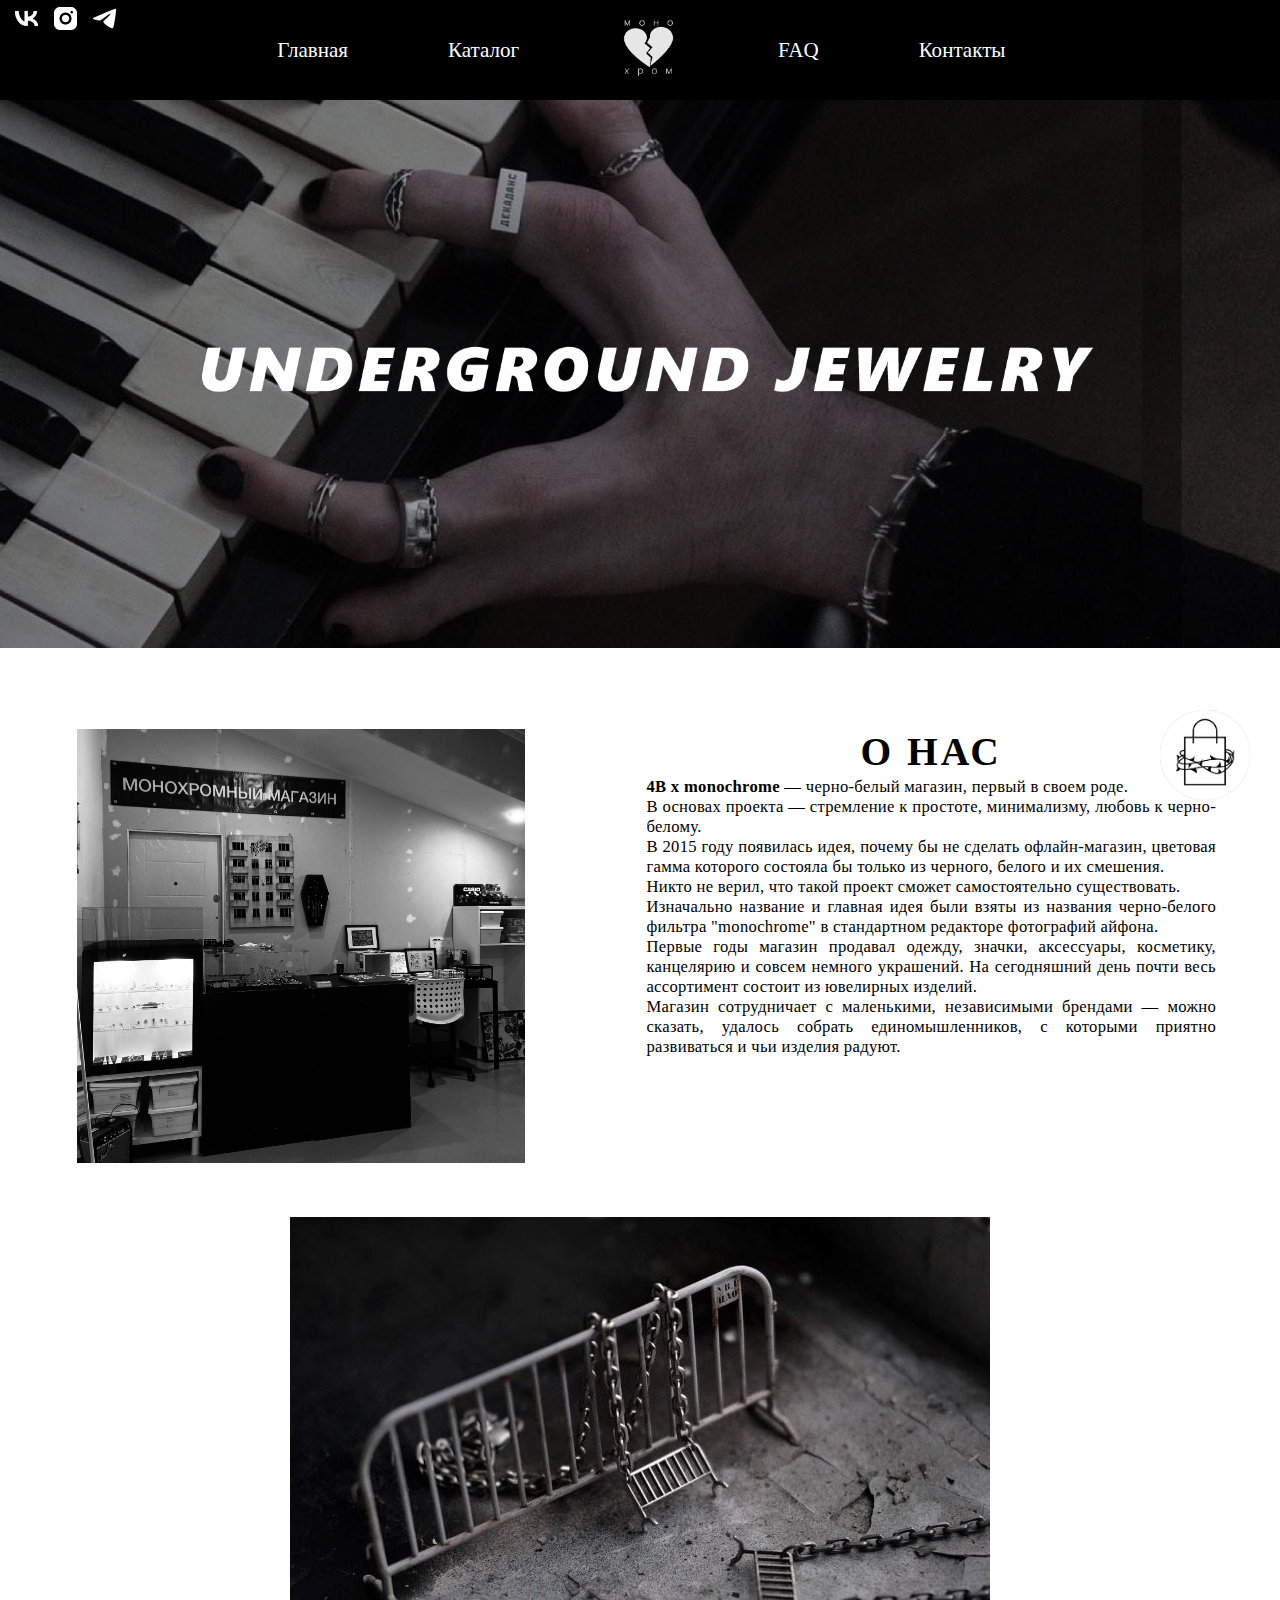
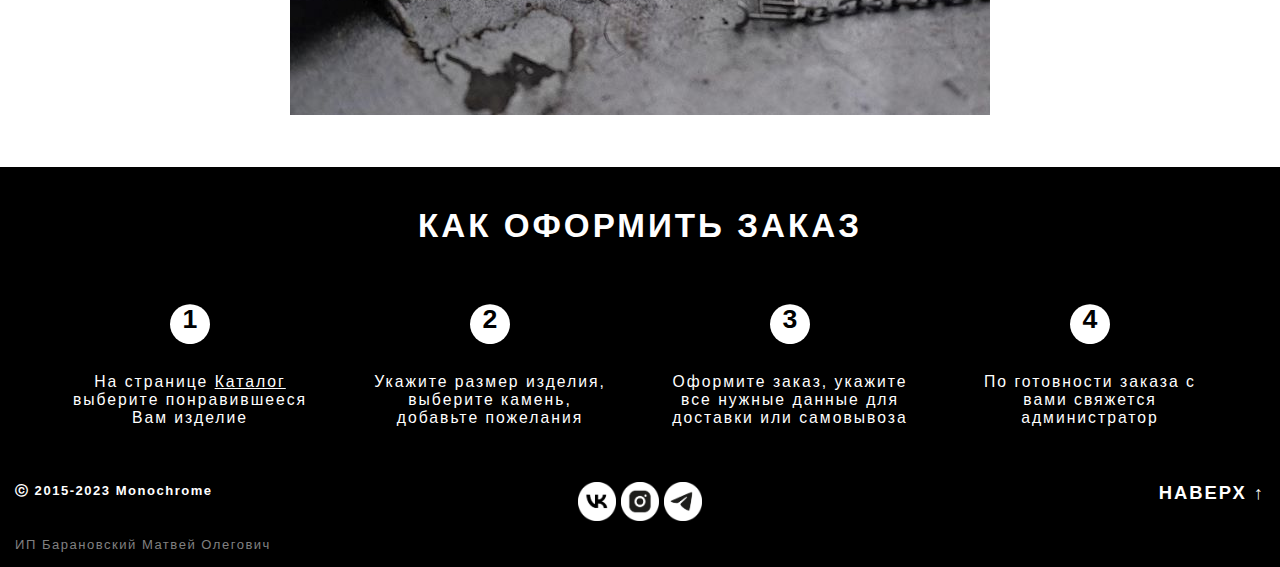
<file: index.html>
<!DOCTYPE html>
<html lang="ru">
<head>
    <meta http-equiv="Content-Type" content="text/html; charset=UTF-8">
    <meta name="yandex-verification" content="ac42ea40812a8a09" />
    <link rel="stylesheet" href="style_main.css">
    <title>Monochrome</title>
</head>

<body>
    <div class="header">
        <div class="social">
            <a href="https://vk.com/4b_monochrome"><img src="icons/soc/vk_2.png" class="icons"></a>
            <a href="https://www.instagram.com/4b_monochrome/"><img src="icons/soc/inst_2.png" class="icons"></a>
            <a href="https://t.me/true_monochrome"><img src="icons/soc/tg_2.png" class="icons"></a>
        </div>
        <div class="menu">
            <ul>
                <li><a href="index.html">Главная</a></li> 
                <li><a href="catalog.html">Каталог</a></li>
                <li><img src="./icons/logo.png" class="logo"></li>
                <li><a href="faq.html">FAQ</a></li>
                <li><a href="contacts.html">Контакты</a></li>
              </ul>
        </div>
        <div class="empty"></div>
    </div>

    <img src="photo/underground_jewelry.png" class="main_img">
    <div class="about_us">
        <div class="shop">
            <img src="photo/shop_monochrome.jpg" class="shop_img">
        </div>
        <div class="about_us_block">
            <div class="header1">О НАС</div>
            <div class="about_us_text"><p><span class="bold_text">4B x monochrome</span> — черно-белый магазин, первый в своем роде.</p>
                <p>В основах проекта — стремление к простоте, минимализму, любовь к черно-белому.</p>
                <p>В 2015 году появилась идея, почему бы не сделать офлайн-магазин, цветовая гамма которого состояла бы только из черного, белого и их смешения.</p>
                <p>Никто не верил, что такой проект сможет самостоятельно существовать.</p>
                <p>Изначально название и главная идея были взяты из названия черно-белого фильтра "monochrome" в стандартном редакторе фотографий айфона.</p>
                <p>Первые годы магазин продавал одежду, значки, аксессуары, косметику, канцелярию и совсем немного украшений. На сегодняшний день почти весь ассортимент состоит из ювелирных изделий.</p>
                <p> Магазин сотрудничает с маленькими, независимыми брендами — можно сказать, удалось собрать единомышленников, с которыми приятно развиваться и чьи изделия радуют.</p>
            </div>
        </div>
    </div>
<div class="carousel">
            <ul class="slides">
                <li class="slide opening"><img src="photo/carousel/1.jpg"></li>
                <li class="slide"><img src="photo/carousel/2.jpg"></li>
                <li class="slide"><img src="photo/carousel/3.jpg"></li>
                <li class="slide"><img src="photo/carousel/4.jpg"></li>
                <li class="slide"><img src="photo/carousel/5.jpg"></li>
                <li class="slide"><img src="photo/carousel/6.jpg"></li>
                <li class="slide"><img src="photo/carousel/7.jpg"></li>
            </ul>
    </div>
    <div class="order">
        <div class="h_order"><h2>КАК ОФОРМИТЬ ЗАКАЗ</h2></div>
        <div class="steps">
            <div class="circle1"><p>1</p></div>
            <div class="circle2"><p>2</p></div>
            <div class="circle3"><p>3</p></div>
            <div class="circle4"><p>4</p></div>
        </div>
        <div class="steps_text"> 
            <p>На странице <a href="catalog.html">Каталог</a> выберите понравившееся Вам изделие</p>
            <p>Укажите размер изделия, выберите камень, добавьте пожелания</p>
            <p>Оформите заказ, укажите все нужные данные для доставки или самовывоза</p>
            <p>По готовности заказа с вами свяжется администратор</p>
        </div>
    </div>

    <div id="popup" class="popup_bag">
        <div class="bag">
            <div class="bag_header">
                <p>КОРЗИНА</p>
                <a href="#close" class="close">&times;</a>
            </div>
            <div class="bag_body">
                <img src="icons/bag_2.png" class="white_bag">
                <p>корзина пуста</p>
                <p>:(</p>
            </div>
        </div>
        <a href="#close" class="overlay"></a>
    </div>
    <a href="#popup"><img src="icons/bag_3.png" class="bag_button"></a>

    <div class="footer">
        <div class="left_block">
            <p class="bold">ⓒ 2015-2023 Monochrome</p>
            <p class="gray">ИП Барановский Матвей Олегович</p>
        </div>
        <div class="center_block">
            <a href="https://vk.com/4b_monochrome"><img src="icons/soc/vk_1.png" class="icons_circle"></a>
            <a href="https://www.instagram.com/4b_monochrome/"><img src="icons/soc/inst_1.png" class="icons_circle"></a>
            <a href="https://t.me/true_monochrome"><img src="icons/soc/tg_1.png" class="icons_circle"></a>
        </div>
        <div class="right_block">
            <div><a href="#">НАВЕРХ ↑</a></div>
        </div> 
    </div>
    <script src="main.js"></script>
</body>
</html>
</file>
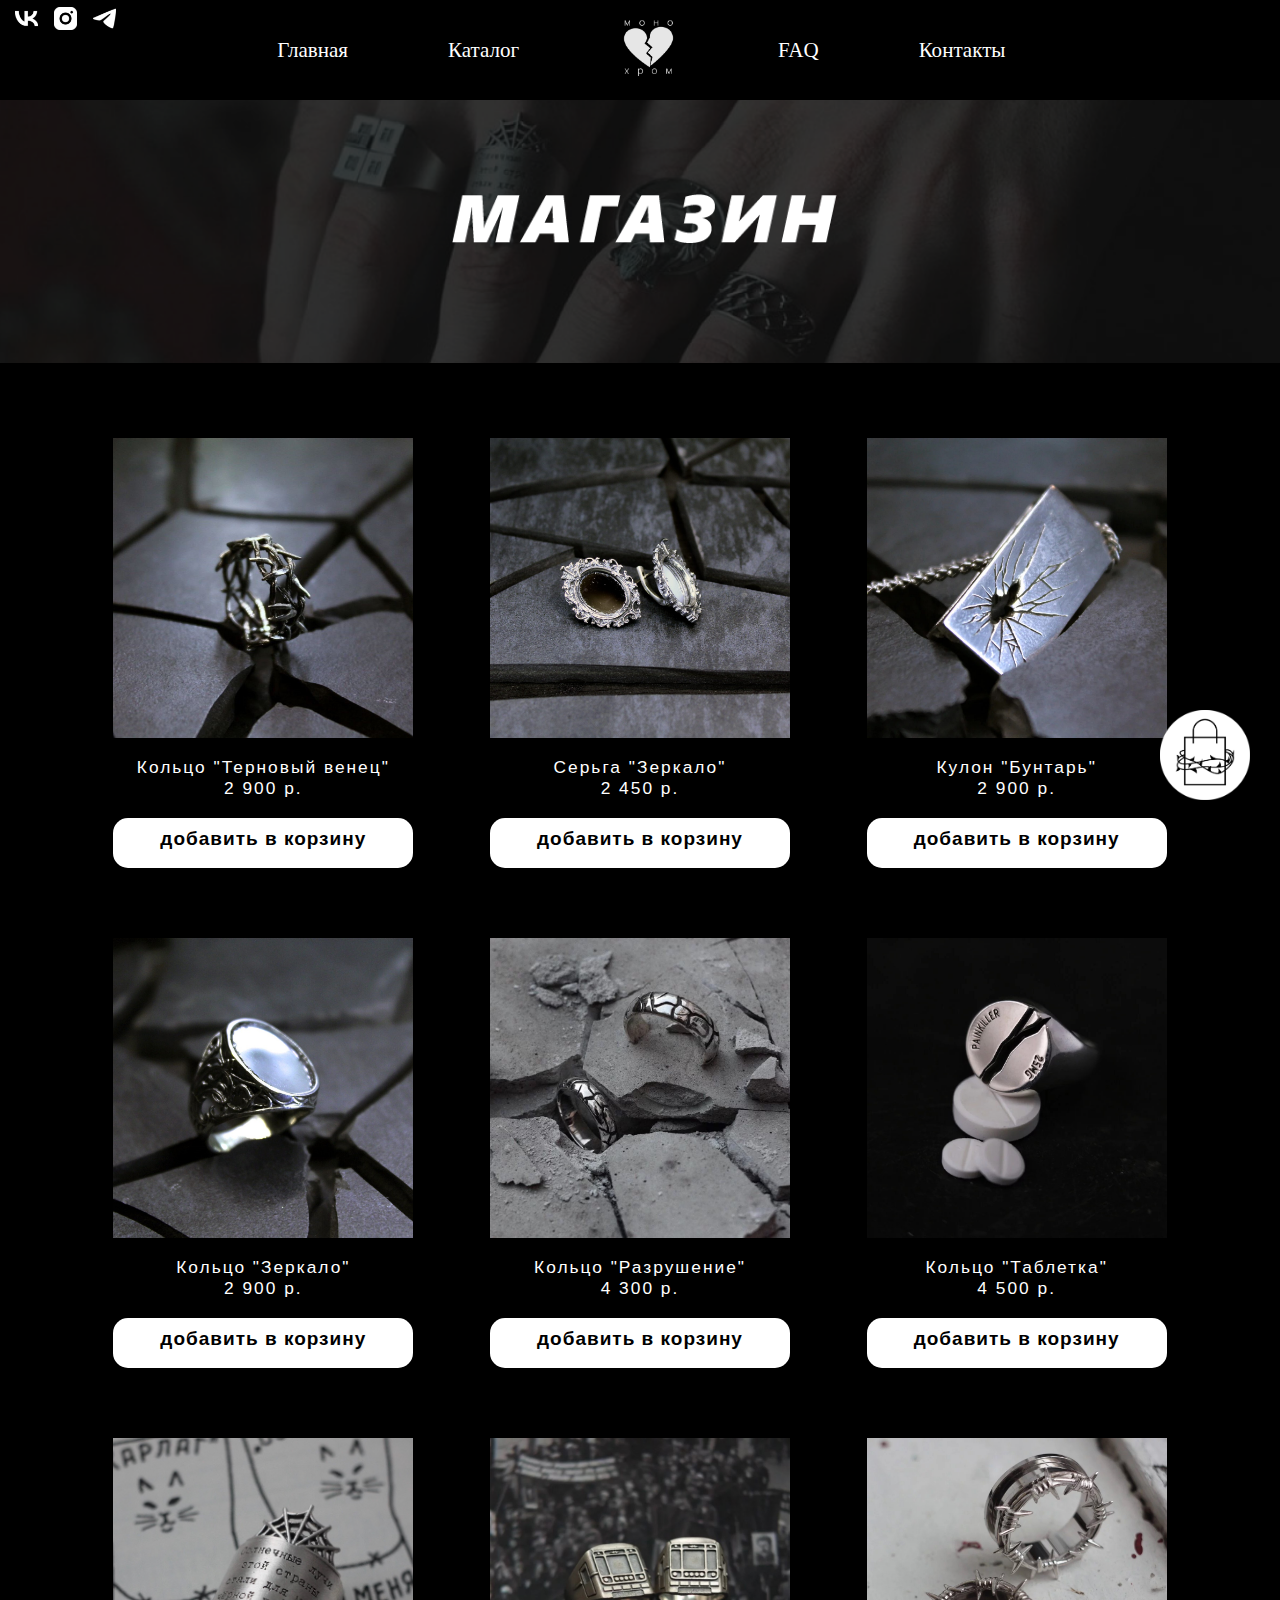
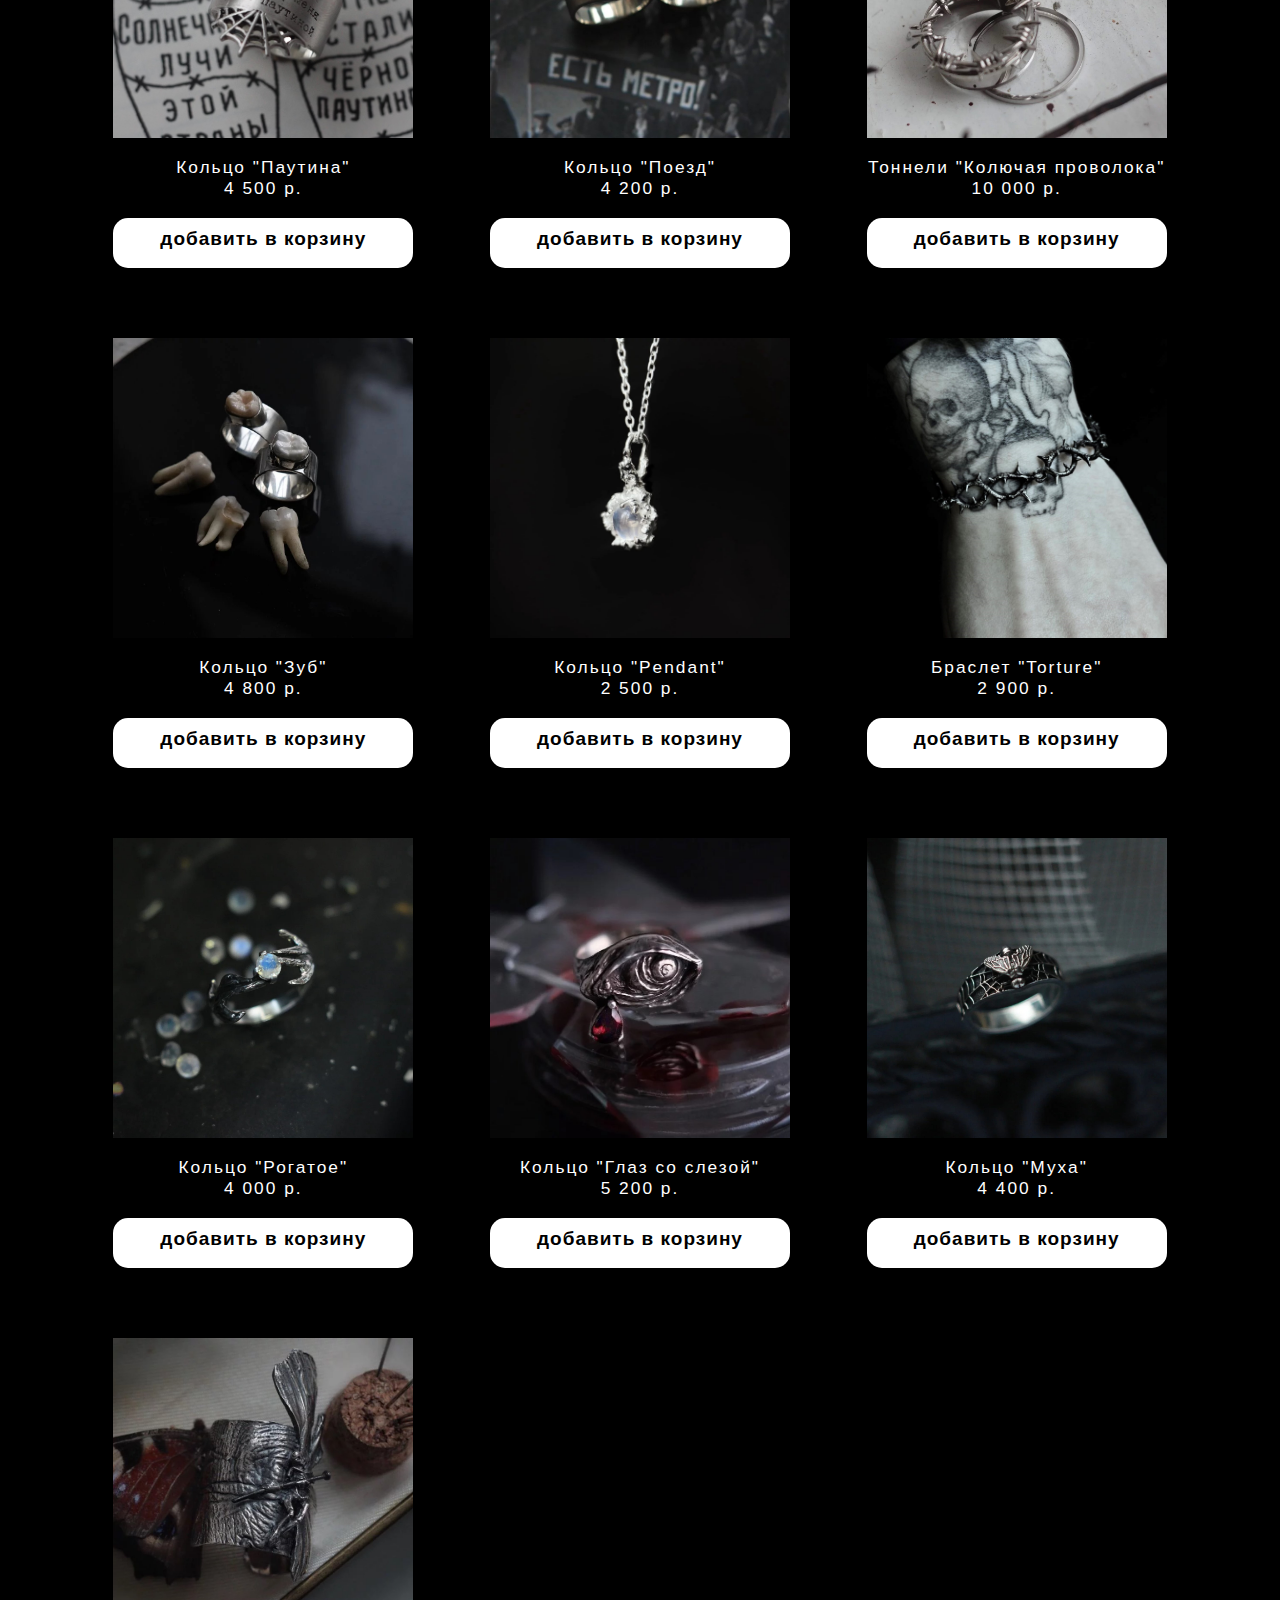
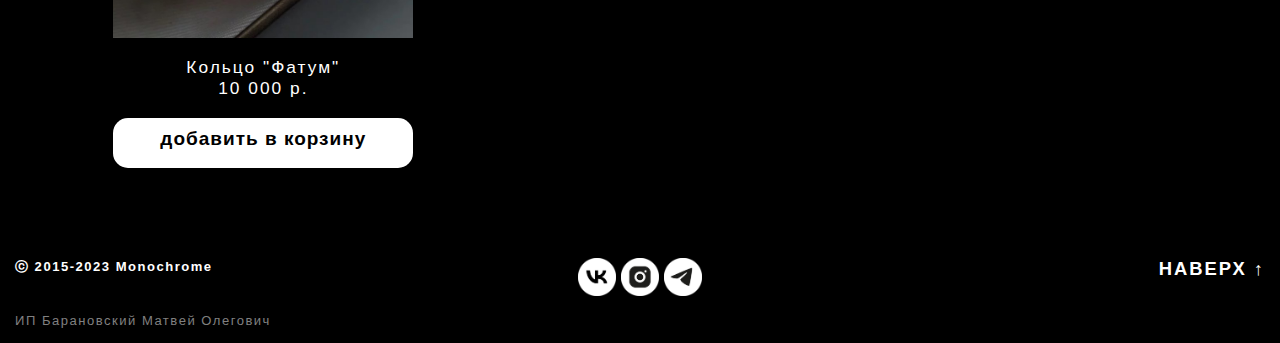
<file: catalog.html>
<!DOCTYPE html>
<html lang="ru">
<head>
    <meta http-equiv="Content-Type" content="text/html; charset=UTF-8">
    <link rel="stylesheet" href="style_catalog.css">
    <title>Каталог</title>
</head>

<body>
    <div class="header">
        <div class="social">
            <a href="https://vk.com/4b_monochrome"><img src="icons/soc/vk_2.png" class="icons"></a>
            <a href="https://www.instagram.com/4b_monochrome/"><img src="icons/soc/inst_2.png" class="icons"></a>
            <a href="https://t.me/true_monochrome"><img src="icons/soc/tg_2.png" class="icons"></a>
        </div>
        <div class="menu">
            <ul>
                <li><a href="index.html">Главная</a></li> 
                <li><a href="catalog.html">Каталог</a></li>
                <li><img src="./icons/logo.png" class="logo"></li>
                <li><a href="faq.html">FAQ</a></li>
                <li><a href="contacts.html">Контакты</a></li>
              </ul>
        </div>
        <div class="empty"></div>
    </div>

    <img src="photo/shop.png" class="shop_img">

    <div class="mainContainer">
        <div class="itemCell">
            <img src="photo/stuff/1.jpg" class="item_img">
            <div class="info">
                <p>Кольцо "Терновый венец"</p>
                <p>2 900 р.</p>
            </div>
            <div class="button">добавить в корзину</div>
        </div>
        <div class="itemCell">
            <img src="photo/stuff/2.jpg" class="item_img">
            <div class="info">
                <p>Серьга "Зеркало"</p>
                <p>2 450 р.</p>
            </div>
            <div class="button">добавить в корзину</div>
        </div>
        <div class="itemCell">
            <img src="photo/stuff/3.jpg" class="item_img">
            <div class="info">
                <p>Кулон "Бунтарь"</p>
                <p>2 900 р.</p></div>
                <div class="button">добавить в корзину</div>
        </div>
        <div class="itemCell">
            <img src="photo/stuff/4.jpg" class="item_img">
            <div class="info">
                <p>Кольцо "Зеркало"</p>
                <p>2 900 р.</p></div>
                <div class="button">добавить в корзину</div>
        </div>
        <div class="itemCell">
            <img src="photo/stuff/5.jpg" class="item_img">
            <div class="info">
                <p>Кольцо "Разрушение"</p>
                <p>4 300 р.</p></div>
                <div class="button">добавить в корзину</div>
        </div>
        <div class="itemCell">
            <img src="photo/stuff/6.jpg" class="item_img">
            <div class="info">
                <p>Кольцо "Таблетка"</p>
                <p>4 500 р.</p></div>
                <div class="button">добавить в корзину</div>
        </div>
        <div class="itemCell">
            <img src="photo/stuff/7.jpg" class="item_img">
            <div class="info">
                <p>Кольцо "Паутина"</p>
                <p>4 500 р.</p></div>
                <div class="button">добавить в корзину</div>
        </div>
        <div class="itemCell">
            <img src="photo/stuff/8.jpg" class="item_img">
            <div class="info">
                <p>Кольцо "Поезд"</p>
                <p>4 200 р.</p></div>
                <div class="button">добавить в корзину</div>
        </div>
        <div class="itemCell">
            <img src="photo/stuff/9.jpg" class="item_img">
            <div class="info">
                <p>Тоннели "Колючая проволока"</p>
                <p>10 000 р.</p></div>
                <div class="button">добавить в корзину</div>
        </div>
        <div class="itemCell">
            <img src="photo/stuff/10.jpg" class="item_img">
            <div class="info">
                <p>Кольцо "Зуб"</p>
                <p>4 800 р.</p></div>
                <div class="button">добавить в корзину</div>
        </div>
        <div class="itemCell">
            <img src="photo/stuff/11.jpg" class="item_img">
            <div class="info">
                <p>Кольцо "Pendant"</p>
                <p>2 500 р.</p></div>
                <div class="button">добавить в корзину</div>
        </div>
        <div class="itemCell">
            <img src="photo/stuff/12.jpg" class="item_img">
            <div class="info">
                <p>Браслет "Torture"</p>
                <p>2 900 р.</p></div>
                <div class="button">добавить в корзину</div>
        </div>
        <div class="itemCell">
            <img src="photo/stuff/13.jpg" class="item_img">
            <div class="info">
                <p>Кольцо "Рогатое"</p>
                <p>4 000 р.</p></div>
                <div class="button">добавить в корзину</div>
        </div>
        <div class="itemCell">
            <img src="photo/stuff/14.jpg" class="item_img">
            <div class="info">
                <p>Кольцо "Глаз со слезой"</p>
                <p>5 200 р.</p></div>
                <div class="button">добавить в корзину</div>
        </div>
        <div class="itemCell">
            <img src="photo/stuff/15.jpg" class="item_img">
            <div class="info">
                <p>Кольцо "Муха"</p>
                <p>4 400 р.</p></div>
                <div class="button">добавить в корзину</div>
        </div>
        <div class="itemCell">
            <img src="photo/stuff/16.jpg" class="item_img">
            <div class="info">
                <p>Кольцо "Фатум"</p>
                <p>10 000 р.</p></div>
                <div class="button">добавить в корзину</div>
        </div>
    </div>

    <div id="popup" class="popup_bag">
        <div class="bag">
            <div class="bag_header">
                <p>КОРЗИНА</p>
                <a href="#close" class="close">&times;</a>
            </div>
            <div class="bag_body">
                <img src="icons/bag_2.png" class="white_bag">
                <p>корзина пуста</p>
                <p>:(</p>
            </div>
        </div>
        <a href="#close" class="overlay"></a>
    </div>
    <a href="#popup"><img src="icons/bag_3.png" class="bag_button"></a>

    <div class="footer">
        <div class="left_block">
            <p class="bold">ⓒ 2015-2023 Monochrome</p>
            <p class="gray">ИП Барановский Матвей Олегович</p>
        </div>
        <div class="center_block">
            <a href="https://vk.com/4b_monochrome"><img src="icons/soc/vk_1.png" class="icons_circle"></a>
            <a href="https://www.instagram.com/4b_monochrome/"><img src="icons/soc/inst_1.png" class="icons_circle"></a>
            <a href="https://t.me/true_monochrome"><img src="icons/soc/tg_1.png" class="icons_circle"></a>
        </div>
        <div class="right_block">
            <div><a href="#">НАВЕРХ ↑</a></div>
        </div> 
    </div>
</body>
</html>
</file>
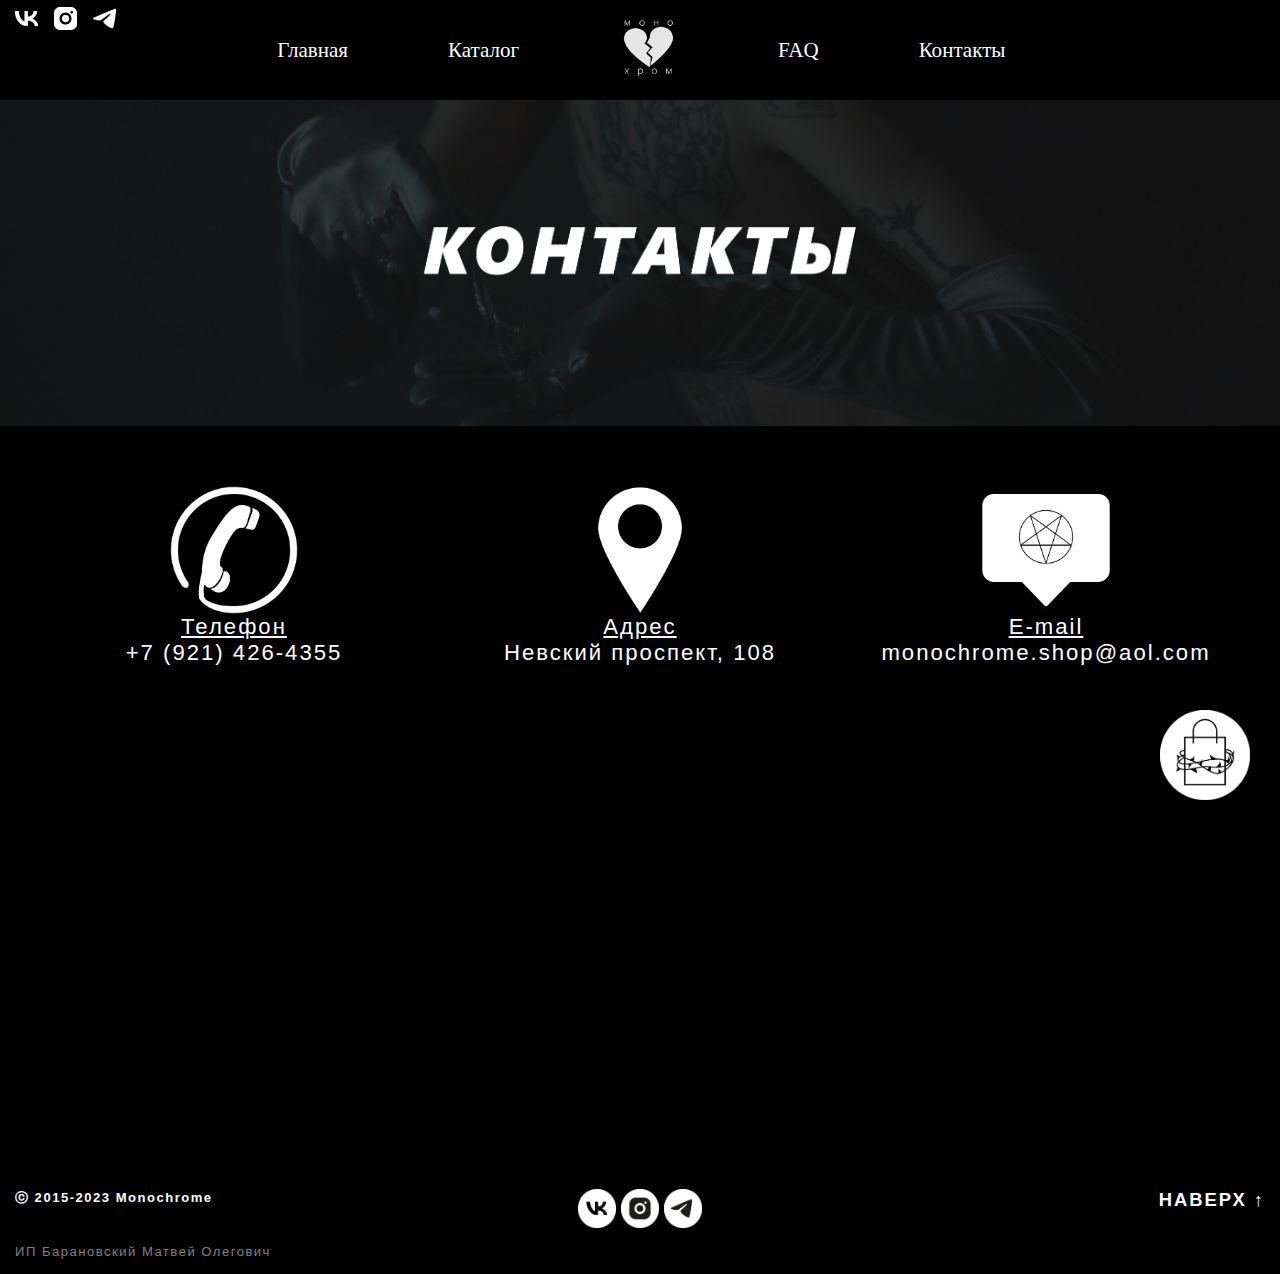
<file: contacts.html>
<!DOCTYPE html>
<html lang="ru">
<head>
    <meta http-equiv="Content-Type" content="text/html; charset=UTF-8">
    <link rel="stylesheet" href="style_contacts.css">
    <link rel="stylesheet" href="pic_rotate.css">
    <title>Контакты</title>
</head>

<body>
    <div class="header">
            <div class="social">
                <a href="https://vk.com/4b_monochrome"><img src="icons/soc/vk_2.png" class="icons"></a>
                <a href="https://www.instagram.com/4b_monochrome/"><img src="icons/soc/inst_2.png" class="icons"></a>
                <a href="https://t.me/true_monochrome"><img src="icons/soc/tg_2.png" class="icons"></a>
            </div>
            <div class="menu">
                <ul>
                    <li><a href="index.html">Главная</a></li> 
                    <li><a href="catalog.html">Каталог</a></li>
                    <li><img src="./icons/logo.png" class="logo"></li>
                    <li><a href="faq.html">FAQ</a></li>
                    <li><a href="contacts.html">Контакты</a></li>
                  </ul>
            </div>
            <div class="empty"></div>
    </div>

    <img src="photo/contacts.jpg" class="contacts_photo">
    <div class="mainContainer">
        <div class="block1">
            <div class="cell">
                <img src="icons/telephone.png" class="icons_contacts">
                <p><u>Телефон</u></p>
                <p>+7 (921) 426-4355</p>
            </div>
            <div class="cell">
                <img src="icons/location.png" class="icons_contacts">
                <p><u>Адрес</u></p>
                <p>Невский проспект, 108</p>
            </div>
            <div class="cell">
                <img src="icons/email.png" class="icons_contacts">
                <p><u>E-mail</u></p>
                <p>monochrome.shop@aol.com</p>
            </div>
        </div>
        <div class="block2">
            <iframe src="https://www.google.com/maps/embed?pb=!1m18!1m12!1m3!1d1999.0112808761153!2d30.355339716070276!3d59.93195498187374!2m3!1f0!2f0!3f0!3m2!1i1024!2i768!4f13.1!3m3!1m2!1s0x469630e2815d6c8f%3A0xc75bb7bcb5f0c859!2s4B%20monochrome!5e0!3m2!1sru!2sru!4v1681054775152!5m2!1sru!2sru" width="600" height="450" style="border:0;" allowfullscreen="" loading="lazy" referrerpolicy="no-referrer-when-downgrade" ></iframe>
        </div>
    </div>

    <div id="popup" class="popup_bag">
        <div class="bag">
            <div class="bag_header">
                <p>КОРЗИНА</p>
                <a href="#close" class="close">&times;</a>
            </div>
            <div class="bag_body">
                <img src="icons/bag_2.png" class="white_bag">
                <p>корзина пуста</p>
                <p>:(</p>
            </div>
        </div>
        <a href="#close" class="overlay"></a>
    </div>
    <a href="#popup"><img src="icons/bag_3.png" class="bag_button"></a>

    <div class="footer">
        <div class="left_block">
            <p class="bold">ⓒ 2015-2023 Monochrome</p>
            <p class="gray">ИП Барановский Матвей Олегович</p>
        </div>
        <div class="center_block">
            <a href="https://vk.com/4b_monochrome"><img src="icons/soc/vk_1.png" class="icons_circle"></a>
            <a href="https://www.instagram.com/4b_monochrome/"><img src="icons/soc/inst_1.png" class="icons_circle"></a>
            <a href="https://t.me/true_monochrome"><img src="icons/soc/tg_1.png" class="icons_circle"></a>
        </div>
        <div class="right_block">
            <div><a href="#">НАВЕРХ ↑</a></div>
        </div> 
    </div>
</body>
</html>
</file>
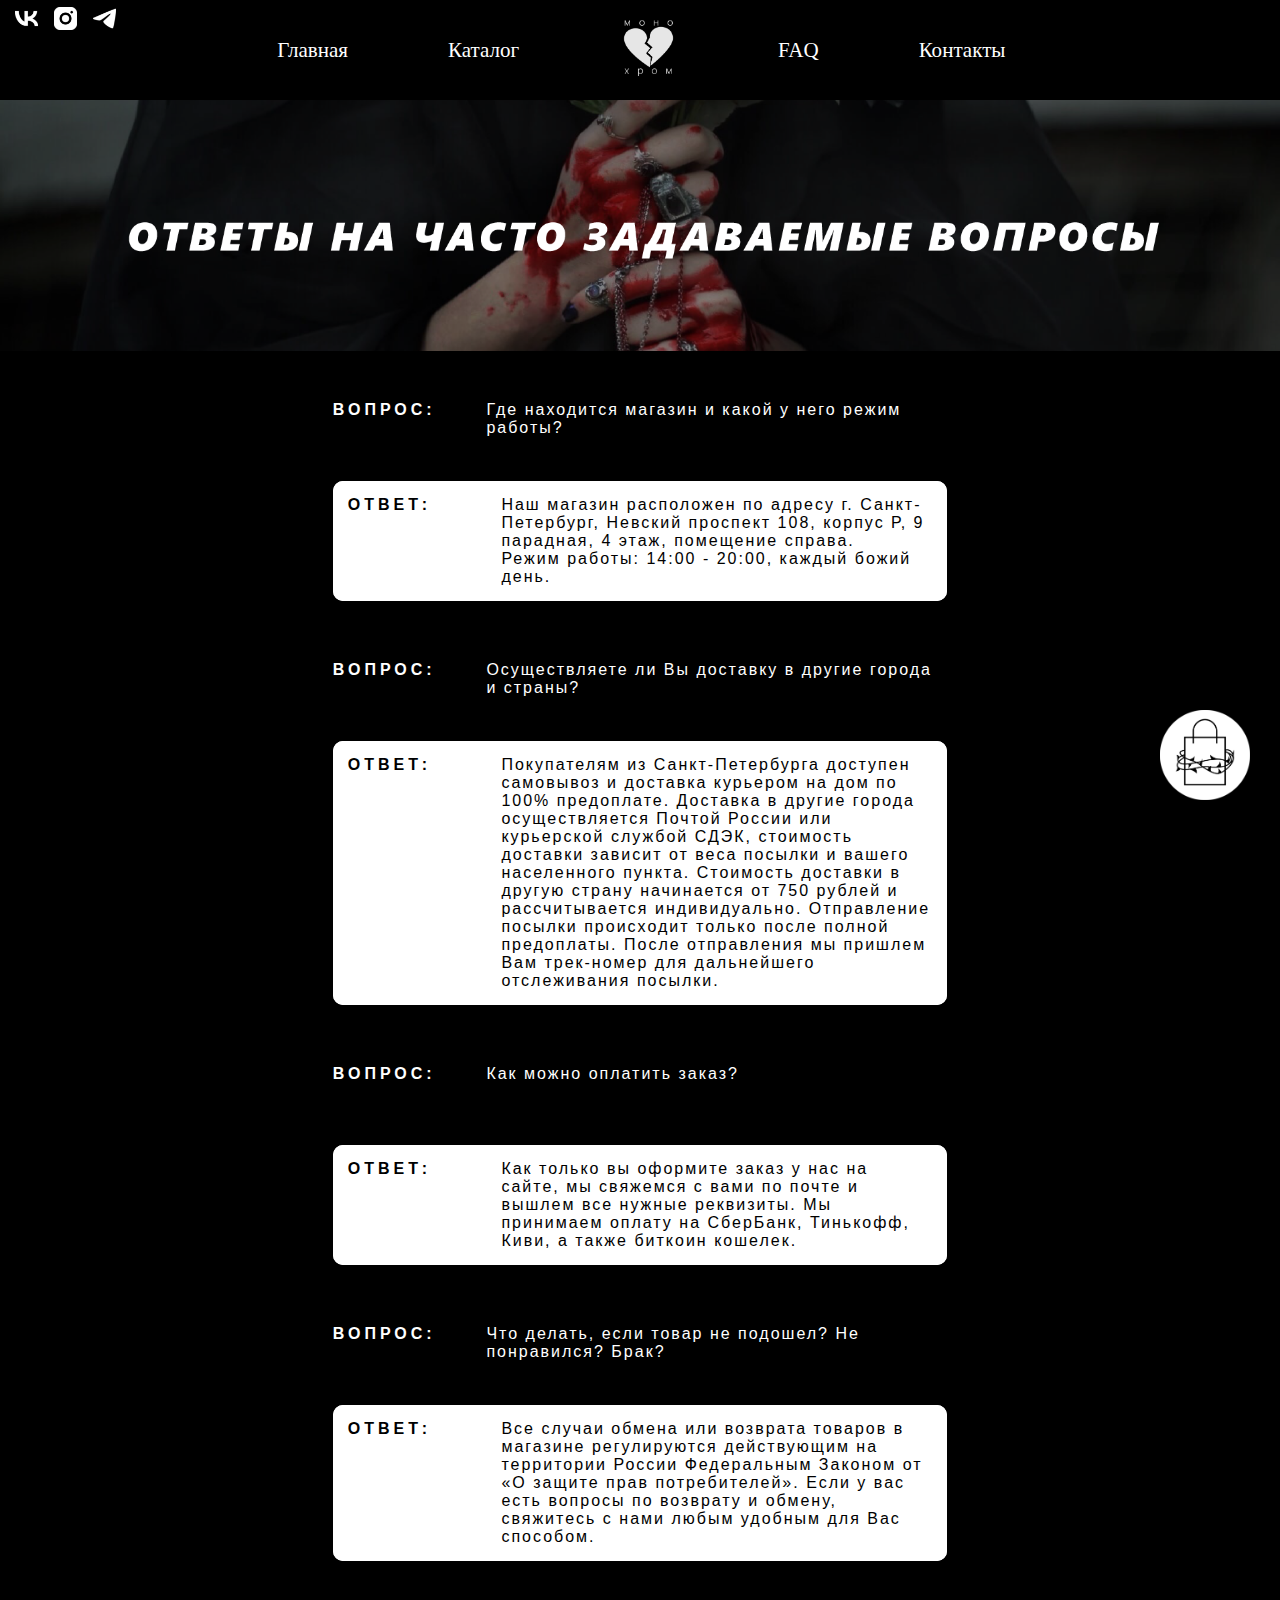
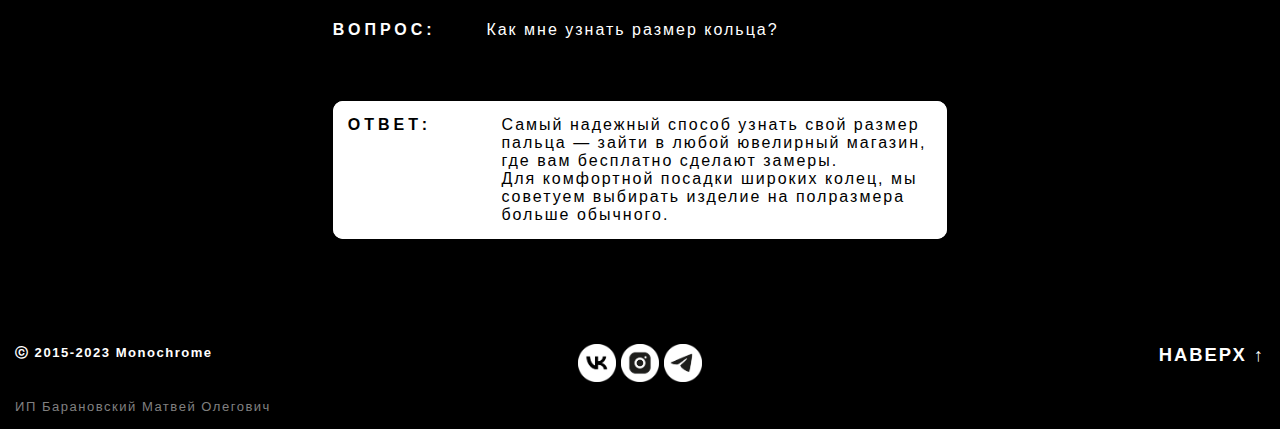
<file: faq.html>
<!DOCTYPE html>
<html lang="ru">
<head>
    <meta http-equiv="Content-Type" content="text/html; charset=UTF-8">
    <link rel="stylesheet" href="style_faq.css">
    <title>FAQ</title>
</head>

<body>
    <div class="header">
            <div class="social">
                <a href="https://vk.com/4b_monochrome"><img src="icons/soc/vk_2.png" class="icons"></a>
                <a href="https://www.instagram.com/4b_monochrome/"><img src="icons/soc/inst_2.png" class="icons"></a>
                <a href="https://t.me/true_monochrome"><img src="icons/soc/tg_2.png" class="icons"></a>
            </div>
            <div class="menu">
                <ul>
                    <li><a href="index.html">Главная</a></li> 
                    <li><a href="catalog.html">Каталог</a></li>
                    <li><img src="./icons/logo.png" class="logo"></li>
                    <li><a href="faq.html">FAQ</a></li>
                    <li><a href="contacts.html">Контакты</a></li>
                  </ul>
            </div>
            <div class="empty"></div>
    </div>

    <img src="photo/faq.png" class="top_img">
    <div class="mainContainer">
        <table>
                <tr class="question">
                    <td><h4>ВОПРОС:</h4></td>
                    <td>Где находится магазин и какой у него режим работы?</td>
                </tr>
                <tr class="answer">
                    <td><h4>ОТВЕТ:</h4></td>
                    <td><p>Наш магазин расположен по адресу г. Санкт-Петербург,
                        Невский проспект 108, корпус Р, 9 парадная, 4 этаж,
                        помещение справа.</p><p>Режим работы: 14:00 - 20:00, каждый божий день.</p></td>
                </tr>
        </table>
        <table>
            <tr class="question">
                <td><h4>ВОПРОС:</h4></td>
                <td>Осуществляете ли Вы доставку в другие города и страны?</td>
            </tr>
            <tr class="answer">
                <td><h4>ОТВЕТ:</h4></td>
                <td><p>Покупателям из Санкт-Петербурга доступен самовывоз
                        и доставка курьером на дом по 100% предоплате.
                        Доставка в другие города осуществляется Почтой России или
                        курьерской службой СДЭК, стоимость доставки зависит
                        от веса посылки и вашего населенного пункта. Стоимость
                        доставки в другую страну начинается от 750 рублей 
                        и рассчитывается индивидуально.
                        Отправление посылки происходит только после полной
                        предоплаты. После отправления мы пришлем Вам
                        трек-номер для дальнейшего отслеживания посылки.</p></td>
            </tr>
         </table>
         <table>
            <tr class="question">
                <td><h4>ВОПРОС:</h4></td>
                <td>Как можно оплатить заказ?</td>
            </tr>
            <tr class="answer">
                <td><h4>ОТВЕТ:</h4></td>
                <td><p>Как только вы оформите заказ у нас на сайте, мы 
                    свяжемся с вами по почте и вышлем все нужные реквизиты. 
                    Мы принимаем оплату на СберБанк, Тинькофф, Киви, а 
                    также биткоин кошелек.</p></td>
            </tr>
         </table>
         <table>
            <tr class="question">
                <td><h4>ВОПРОС:</h4></td>
                <td>Что делать, если товар не подошел? Не понравился? Брак?</td>
            </tr>
            <tr class="answer">
                <td><h4>ОТВЕТ:</h4></td>
                <td><p>Все случаи обмена или возврата товаров в магазине 
                    регулируются действующим на территории России 
                    Федеральным Законом от «О защите прав потребителей».
                    Если у вас есть вопросы по возврату и обмену, свяжитесь 
                    с нами любым удобным для Вас способом.</p></td>
            </tr>
         </table>
         <table>
            <tr class="question">
                <td><h4>ВОПРОС:</h4></td>
                <td>Как мне узнать размер кольца?</td>
            </tr>
            <tr class="answer">
                <td><h4>ОТВЕТ:</h4></td>
                <td><p>Самый надежный способ узнать свой размер пальца —
                    зайти в любой ювелирный магазин, где вам бесплатно 
                    сделают замеры.</p>
                    <p>Для комфортной посадки широких колец, мы советуем 
                    выбирать изделие на полразмера больше обычного.</p></td>
            </tr>
         </table>
    </div>

    <div id="popup" class="popup_bag">
        <div class="bag">
            <div class="bag_header">
                <p>КОРЗИНА</p>
                <a href="#close" class="close">&times;</a>
            </div>
            <div class="bag_body">
                <img src="icons/bag_2.png" class="white_bag">
                <p>корзина пуста</p>
                <p>:(</p>
            </div>
        </div>
        <a href="#close" class="overlay"></a>
    </div>
    <a href="#popup"><img src="icons/bag_3.png" class="bag_button"></a>

    <div class="footer">
        <div class="left_block">
            <p class="bold">ⓒ 2015-2023 Monochrome</p>
            <p class="gray">ИП Барановский Матвей Олегович</p>
        </div>
        <div class="center_block">
            <a href="https://vk.com/4b_monochrome"><img src="icons/soc/vk_1.png" class="icons_circle"></a>
            <a href="https://www.instagram.com/4b_monochrome/"><img src="icons/soc/inst_1.png" class="icons_circle"></a>
            <a href="https://t.me/true_monochrome"><img src="icons/soc/tg_1.png" class="icons_circle"></a>
        </div>
        <div class="right_block">
            <div><a href="#">НАВЕРХ ↑</a></div>
        </div> 
    </div>

</body>
</file>
<file: style_main.css>
*{
    margin: 0;
    box-sizing: border-box;
    padding: 0;
}
.header{
    display: flex;
    flex-flow: row nowrap;
    width: 100%;
    height: 100px;
    margin: 0 auto;
    padding: 0px;
    background-color: black;
    color: white;
    font-family: 'Times New Roman', Times, serif;
    font-size: calc(11pt + 0.5vw);
}
.header a{
    text-decoration: none;
    color: white;
}
.social{
    display: flex;
    flex-flow: row nowrap;
    justify-content: space-around;
    align-items: flex-start;
    padding: 7px;
    width: 160px;
    height: 100%;
}
.empty{
    width: 160px;
    height: 100%;
}
.icons{
    object-fit: contain;
    max-width: 1.8vw;
    min-width: 20px;
}
.menu{
    display: flex;
    align-items: center;
    height: 100%;
    width: 100%;
}
.menu ul{
    display: flex;
    flex-flow: row nowrap;
    align-items: center;
    justify-content: center;
    height: 100%;
    width: 100%;
    list-style: none;
}
.menu li{
    margin-right: 100px;
}
.menu li:last-child{
    margin: 0;
}
.logo{
    width: 4.6vw;
}
.main_img{
    width: 100%;
    margin: 0;
    padding: 0;
}
.about_us{
    height: max-content;
    display: flex;
    flex-flow: row nowrap;
    justify-content: space-between;
    padding: 6vw 5vw 0 6vw;
}

.shop{
    width: max-content;
    height: max-content;
}

.shop_img{
    width: 35vw;
    min-width: 200px;
    vertical-align: center;
}
.about_us_block{
    width: 50%;
    height: 50%;

}
.header1{
    font-size: calc(20pt + 1vw);
    font-family: 'Segoe UI';
    font-weight: 900;
    text-align: center;
    margin-bottom: 2px;
    letter-spacing: 3px;
    
}
.about_us_text{
    font-size: 1.3vw;
    font-family: 'Segoe UI';
    text-align: justify;
    letter-spacing: 0.3px;
}
.order a{
    color: white;
}
.bold_text{
    font-weight: bold;
}



.carousel{
    min-width: 100%;
    min-height: max-content;
    padding: 50px 0px 50px 0px;
}
.slides{
    position: 0;
    height: 500px;
    list-style-type: none;
}
.slides img{
    width: 200px + 2vw;
}
.slide{
    position: absolute;
    width: 200px;
    height: 500px;
    top: 1000px + 3vw;
    opacity: 0;
    z-index: 1;
    left: 50%;
    margin-left: -350px;
    transition: opacity 2s;
}
.opening {
    opacity: 1;
    z-index: 2;
}






.order{
    width: 100%;
    height: 300px;
    background-color: black;
    color: white;
    font-family: 'Segoe UI', Tahoma, Geneva, Verdana, sans-serif;
    display: flex;
    flex-direction: column;
    align-items: center;
    justify-content: space-between;
    padding: 40px;
}
.h_order{
    width: 100%;
    text-align: center;
    font-size: calc(7pt + 1vw);
    letter-spacing: 3px;
    padding-bottom: 30px;
}
.steps{
    width: 100%;
    display: flex;
    flex-flow: row nowrap;
    justify-content: space-around;
    align-items: center;
}
[class^="circle"]{
    background: white;
    clip-path: circle(50%);
    height: 40px;
    width: 40px;
}
.steps p{
    color: black;
    text-align: center;
    font-size: 20pt;
    font-weight: 800;
}
.steps_text{
    width: 100%;
    display: flex;
    flex-flow: row nowrap;
    justify-content: space-around;
    align-items: top;
}
.steps_text p{
    text-align: center;
    width: 250px;
    letter-spacing: 2px;
    font-size: calc(7pt + 0.5vw);
}


.footer{
    width: 100%;
    height: 100px;
    padding: 15px;
    display: flex;
    flex-flow: row nowrap;
    justify-content: space-between;
    background-color: black;
    color: white;
    font-family: 'Segoe UI', Tahoma, Geneva, Verdana, sans-serif;
}
.icons_circle{
    max-width: 3vw;
    min-width: 30px;
}
.a{
    color: white !important;
    text-decoration: none;
}
.left_block{
    font-size: calc(5pt + 0.5vw);
    width: 30%;
    letter-spacing: 1.5px;
    display: flex;
    flex-direction: column;
    justify-content: space-between;

}
.bold{
    font-weight: bold;
}
.gray{
    color: gray;
}
.right_block{
    text-align: right;
    width: 30%;
    font-size: calc(9pt + 0.5vw);
    letter-spacing: 2px;
    font-weight: 700;
}
.right_block a{
    color: white;
    text-decoration: none;
}


.bag_button{
    position: fixed;
    right: 30px;
    bottom: 100px;
    width: 90px;
}
.popup_bag{
    position: fixed;
    top: 0;
    left: 0;
    width: 100%;
    height: 100%;
    visibility: hidden;
    opacity: 0;
    transition: opacity 0.5s ease-in-out;
    z-index: 3;
}
.popup_bag:target{
    visibility: visible;
    opacity: 1;
}
.overlay{
    position: fixed;
    top: 0;
    right: 0;
    bottom: 0;
    left: 0;
    background-color: rgba(0, 0, 0, 0.3);
    z-index: 3;
}
.bag{
    margin: auto;
    margin-top: 120px;
    width: 550px;
    height: 560px;
    color: white;
    position: relative;
    z-index: 4;
    font-family: 'Segoe UI', Tahoma, Geneva, Verdana, sans-serif;
}
.bag_header{
    background-color: black;
    width: 550px;
    height: 60px;
    font-size: 20pt;
}
.bag_header p{
    font-weight: bold;
    letter-spacing: 8px;
    text-align: center;
    position: relative;
    top: 15px;
}
.close{
    color: gray;
    text-decoration: none;
    text-align: right;
    position: relative;
    float: right;
    top: -40px;
    right: 10px;
}
.bag_body{
    width: 550px;
    height: 500px;
    background-color: rgb(29, 29, 29);
    text-align: center;
    padding-top: 85px;
}
.white_bag{
    width: 130px;
}
.bag_body p{
    font-size: 14pt;
    letter-spacing: 3px;
}
</file>
<file: style_catalog.css>
*{
    margin: 0;
    box-sizing: border-box;
    padding: 0;
}
.header{
    display: flex;
    flex-flow: row nowrap;
    width: 100%;
    height: 100px;
    margin: 0 auto;
    padding: 0px;
    background-color: black;
    color: white;
    font-family: 'Times New Roman', Times, serif;
    font-size: calc(11pt + 0.5vw);
}
.header a{
    text-decoration: none;
    color: white;
}
.social{
    display: flex;
    flex-flow: row nowrap;
    justify-content: space-around;
    align-items: flex-start;
    padding: 7px;
    width: 160px;
    height: 100%;
}
.empty{
    width: 160px;
    height: 100%;
}
.icons{
    object-fit: contain;
    max-width: 1.8vw;
    min-width: 20px;
}
.menu{
    display: flex;
    align-items: center;
    height: 100%;
    width: 100%;
}
.menu ul{
    display: flex;
    flex-flow: row nowrap;
    align-items: center;
    justify-content: center;
    height: 100%;
    width: 100%;
    list-style: none;
}
.menu li{
    margin-right: 100px;
}
.menu li:last-child{
    margin: 0;
}
.logo{
    width: 4.6vw;
}
.shop_img{
    width: 100%;
    margin-bottom: -4px;
}
.item_img{
    width: 300px;
}
.button{
    color: black;
    background-color: white;
    width: 300px;
    height: 50px;
    border-radius: 15px;
    font-weight: 600;
    font-size: 19px;
    letter-spacing: 1px;
    text-align: center;
    padding-top: 10px;
    cursor: pointer;
}
.button:hover{
    background-color: rgb(102, 102, 102);
    color: white;
}
.mainContainer{
    width: 100%;
    height: max-content;
    padding: 75px;
    background-color: black;
    color: white;
    font-size: 13pt;
    font-family: 'Segoe UI', Tahoma, Geneva, Verdana, sans-serif;
    letter-spacing: 2px;
    display: grid;
    grid-template-columns: repeat(auto-fit, minmax(300px, 1fr));
    grid-template-rows: repeat(4, 1fr);
    row-gap: 70px;
    justify-items: center; 
}
.itemCell{
    width: 300px;
    height: 430px;
    display: flex;
    flex-direction: column;
    align-items: center;
    justify-content: space-between;
}
.info{
    text-align: center;
}
.footer{
    width: 100%;
    height: 100px;
    padding: 15px;
    display: flex;
    flex-flow: row nowrap;
    justify-content: space-between;
    background-color: black;
    color: white;
    font-family: 'Segoe UI', Tahoma, Geneva, Verdana, sans-serif;
}
.icons_circle{
    max-width: 3vw;
    min-width: 30px;
}
.a{
    color: white !important;
    text-decoration: none;
}
.left_block{
    font-size: calc(5pt + 0.5vw);
    width: 30%;
    letter-spacing: 1.5px;
    display: flex;
    flex-direction: column;
    justify-content: space-between;

}
.bold{
    font-weight: bold;
}
.gray{
    color: gray;
}
.right_block{
    text-align: right;
    width: 30%;
    font-size: calc(9pt + 0.5vw);
    letter-spacing: 2px;
    font-weight: 700;
}
.right_block a{
    color: white;
    text-decoration: none;
}
.bag_button{
    position: fixed;
    right: 30px;
    bottom: 100px;
    width: 90px;
}
.popup_bag{
    position: fixed;
    top: 0;
    left: 0;
    width: 100%;
    height: 100%;
    visibility: hidden;
    opacity: 0;
    transition: opacity 0.5s ease-in-out;
}
.popup_bag:target{
    visibility: visible;
    opacity: 1;
}
.overlay{
    position: fixed;
    top: 0;
    right: 0;
    bottom: 0;
    left: 0;
    background-color: rgba(0, 0, 0, 0.3);
    z-index: 1;
}
.bag{
    margin: auto;
    margin-top: 120px;
    width: 550px;
    height: 560px;
    color: white;
    position: relative;
    z-index: 2;
    font-family: 'Segoe UI', Tahoma, Geneva, Verdana, sans-serif;
}
.bag_header{
    background-color: black;
    width: 550px;
    height: 60px;
    font-size: 20pt;
}
.bag_header p{
    font-weight: bold;
    letter-spacing: 8px;
    text-align: center;
    position: relative;
    top: 15px;
}
.close{
    color: gray;
    text-decoration: none;
    text-align: right;
    position: relative;
    float: right;
    top: -40px;
    right: 10px;
}
.bag_body{
    width: 550px;
    height: 500px;
    background-color: rgb(29, 29, 29);
    text-align: center;
    padding-top: 85px;
}
.white_bag{
    width: 130px;
}
.bag_body p{
    font-size: 14pt;
    letter-spacing: 3px;
}
</file>
<file: style_contacts.css>
*{
    margin: 0;
    box-sizing: border-box;
    padding: 0;
}
.header{
    display: flex;
    flex-flow: row nowrap;
    width: 100%;
    height: 100px;
    margin: 0 auto;
    padding: 0px;
    background-color: black;
    color: white;
    font-family: 'Times New Roman', Times, serif;
    font-size: calc(11pt + 0.5vw);
}
.header a{
    text-decoration: none;
    color: white;
}
.social{
    display: flex;
    flex-flow: row nowrap;
    justify-content: space-around;
    align-items: flex-start;
    padding: 7px;
    width: 160px;
    height: 100%;
}
.empty{
    width: 160px;
    height: 100%;
}
.icons{
    object-fit: contain;
    max-width: 1.8vw;
    min-width: 20px;
}
.menu{
    display: flex;
    align-items: center;
    height: 100%;
    width: 100%;
}
.menu ul{
    display: flex;
    flex-flow: row nowrap;
    align-items: center;
    justify-content: center;
    height: 100%;
    width: 100%;
    list-style: none;
}
.menu li{
    margin-right: 100px;
}
.menu li:last-child{
    margin: 0;
}
.logo{
    width: 4.6vw;
}
.contacts_photo{
    width: 100%;
    margin-bottom: -4px;
}
.mainContainer{
    width: 100%;
    height: max-content;
    padding: 40px;
    background-color: black;
    color: white;
}
.block1{
    width: 100%;
    height: max-content;
    display: flex;
    flex-flow: row nowrap;
    justify-content: space-between;
    padding: 20px

}
.icons_contacts{
    width: 10vw;
}
.icons_contacts:hover{
    animation: rotation 4s infinite alternate;
}
.cell{
    width: 30%;
    height: fit-content;
    display: flex;
    flex-direction: column;
    align-items: center;
    justify-content: space-between;
    font-family: 'Segoe UI', Tahoma, Geneva, Verdana, sans-serif;
    font-size: calc(7pt + 1vw);
    letter-spacing: 2px;
}
.block2{
    padding-top: 60px;
    max-width: 100%;
    display: block;
    margin: auto;
    text-align: center;
}
iframe{
    width: 40vw;
    height: 30vw;
}
.footer{
    width: 100%;
    height: 100px;
    padding: 15px;
    display: flex;
    flex-flow: row nowrap;
    justify-content: space-between;
    background-color: black;
    color: white;
    font-family: 'Segoe UI', Tahoma, Geneva, Verdana, sans-serif;
}
.icons_circle{
    max-width: 3vw;
    min-width: 30px;
}
.a{
    color: white !important;
    text-decoration: none;
}
.left_block{
    font-size: calc(5pt + 0.5vw);
    width: 30%;
    letter-spacing: 1.5px;
    display: flex;
    flex-direction: column;
    justify-content: space-between;

}
.bold{
    font-weight: bold;
}
.gray{
    color: gray;
}
.right_block{
    text-align: right;
    width: 30%;
    font-size: calc(9pt + 0.5vw);
    letter-spacing: 2px;
    font-weight: 700;
}
.right_block a{
    color: white;
    text-decoration: none;
}
.bag_button{
    position: fixed;
    right: 30px;
    bottom: 100px;
    width: 90px;
}
.popup_bag{
    position: fixed;
    top: 0;
    left: 0;
    width: 100%;
    height: 100%;
    visibility: hidden;
    opacity: 0;
    transition: opacity 0.5s ease-in-out;
}
.popup_bag:target{
    visibility: visible;
    opacity: 1;
}
.overlay{
    position: fixed;
    top: 0;
    right: 0;
    bottom: 0;
    left: 0;
    background-color: rgba(0, 0, 0, 0.3);
    z-index: 1;
}
.bag{
    margin: auto;
    margin-top: 120px;
    width: 550px;
    height: 560px;
    color: white;
    position: relative;
    z-index: 2;
    font-family: 'Segoe UI', Tahoma, Geneva, Verdana, sans-serif;
}
.bag_header{
    background-color: black;
    width: 550px;
    height: 60px;
    font-size: 20pt;
}
.bag_header p{
    font-weight: bold;
    letter-spacing: 8px;
    text-align: center;
    position: relative;
    top: 15px;
}
.close{
    color: gray;
    text-decoration: none;
    text-align: right;
    position: relative;
    float: right;
    top: -40px;
    right: 10px;
}
.bag_body{
    width: 550px;
    height: 500px;
    background-color: rgb(29, 29, 29);
    text-align: center;
    padding-top: 85px;
}
.white_bag{
    width: 130px;
}
.bag_body p{
    font-size: 14pt;
    letter-spacing: 3px;
}
</file>
<file: pic_rotate.css>
@keyframes rotation {
    0%{
        transform: rotate(0deg);
    }
    50%{
        transform: rotate(180deg);
        width: 100px;
    }
    100%{
        transform: rotate(360deg);
        width: 140px;
    }
}
</file>
<file: style_faq.css>
*{
    margin: 0;
    box-sizing: border-box;
    padding: 0;
}
.header{
    display: flex;
    flex-flow: row nowrap;
    width: 100%;
    height: 100px;
    margin: 0 auto;
    padding: 0px;
    background-color: black;
    color: white;
    font-family: 'Times New Roman', Times, serif;
    font-size: calc(11pt + 0.5vw);
}
.header a{
    text-decoration: none;
    color: white;
}
.social{
    display: flex;
    flex-flow: row nowrap;
    justify-content: space-around;
    align-items: flex-start;
    padding: 7px;
    width: 160px;
    height: 100%;
}
.empty{
    width: 160px;
    height: 100%;
}
.icons{
    object-fit: contain;
    max-width: 1.8vw;
    min-width: 20px;
}
.menu{
    display: flex;
    align-items: center;
    height: 100%;
    width: 100%;
}
.menu ul{
    display: flex;
    flex-flow: row nowrap;
    align-items: center;
    justify-content: center;
    height: 100%;
    width: 100%;
    list-style: none;
}
.menu li{
    margin-right: 100px;
}
.menu li:last-child{
    margin: 0;
}
.logo{
    width: 4.6vw;
}
.top_img{
    width: 100%;
    margin-bottom: -4px;
}
.mainContainer{
    width: 100%;
    height: fit-content;
    background-color: black;
    display: flex;
    flex-direction: column;
    align-items: center;
    justify-content: space-between;
    padding-top: 20px;
    padding-bottom: 60px;
}
.question{
    color: white;
    height: 80px;
}
.answer{
    color: black;
    background-color: white;
    border: solid white;
    border-radius: 100px; 
}
.answer td{
    border: solid white 15px;
}
.answer td:first-child {
    border-bottom-left-radius: 10px;
    border-top-left-radius: 10px; 
}
.answer td:last-child {
    border-top-right-radius: 10px; 
    border-bottom-right-radius: 10px; 
}
table{
    table-layout: fixed;
    width: 48%;
    border-collapse: separate;
    border-spacing: 0;
    margin: auto;
    margin-top: 30px;
    margin-bottom: 30px;
}
td:first-child{
    width: 25%;
}
tr{
    vertical-align: top;
}
.answer, .question{
    font-family: 'Segoe UI', Tahoma, Geneva, Verdana, sans-serif;
    font-weight: 300;
    font-size: 12pt;
    letter-spacing: 2px;
}
h4{
    letter-spacing: 4px;
}
.footer{
    width: 100%;
    height: 100px;
    padding: 15px;
    display: flex;
    flex-flow: row nowrap;
    justify-content: space-between;
    background-color: black;
    color: white;
    font-family: 'Segoe UI', Tahoma, Geneva, Verdana, sans-serif;
}
.icons_circle{
    max-width: 3vw;
    min-width: 30px;
}
.a{
    color: white !important;
    text-decoration: none;
}
.left_block{
    font-size: calc(5pt + 0.5vw);
    width: 30%;
    letter-spacing: 1.5px;
    display: flex;
    flex-direction: column;
    justify-content: space-between;

}
.bold{
    font-weight: bold;
}
.gray{
    color: gray;
}
.right_block{
    text-align: right;
    width: 30%;
    font-size: calc(9pt + 0.5vw);
    letter-spacing: 2px;
    font-weight: 700;
}
.right_block a{
    color: white;
    text-decoration: none;
}
.bag_button{
    position: fixed;
    right: 30px;
    bottom: 100px;
    width: 90px;
}
.popup_bag{
    position: absolute;
    top: 0;
    left: 0;
    width: 100%;
    height: 100%;
    visibility: hidden;
    opacity: 0;
    transition: opacity 0.5s ease-in-out;
}
.popup_bag:target{
    visibility: visible;
    opacity: 1;
}
.overlay{
    position: fixed;
    top: 0;
    right: 0;
    bottom: 0;
    left: 0;
    background-color: rgba(0, 0, 0, 0.3);
    z-index: 1;
}
.bag{
    margin: auto;
    margin-top: 120px;
    width: 550px;
    height: 560px;
    color: white;
    position: relative;
    z-index: 2;
    font-family: 'Segoe UI', Tahoma, Geneva, Verdana, sans-serif;
}
.bag_header{
    background-color: black;
    width: 550px;
    height: 60px;
    font-size: 20pt;
}
.bag_header p{
    font-weight: bold;
    letter-spacing: 8px;
    text-align: center;
    position: relative;
    top: 15px;
}
.close{
    color: gray;
    text-decoration: none;
    text-align: right;
    position: relative;
    float: right;
    top: -40px;
    right: 10px;
}
.bag_body{
    width: 550px;
    height: 500px;
    background-color: rgb(29, 29, 29);
    text-align: center;
    padding-top: 85px;
}
.white_bag{
    width: 130px;
}
.bag_body p{
    font-size: 14pt;
    letter-spacing: 3px;
}
</file>
